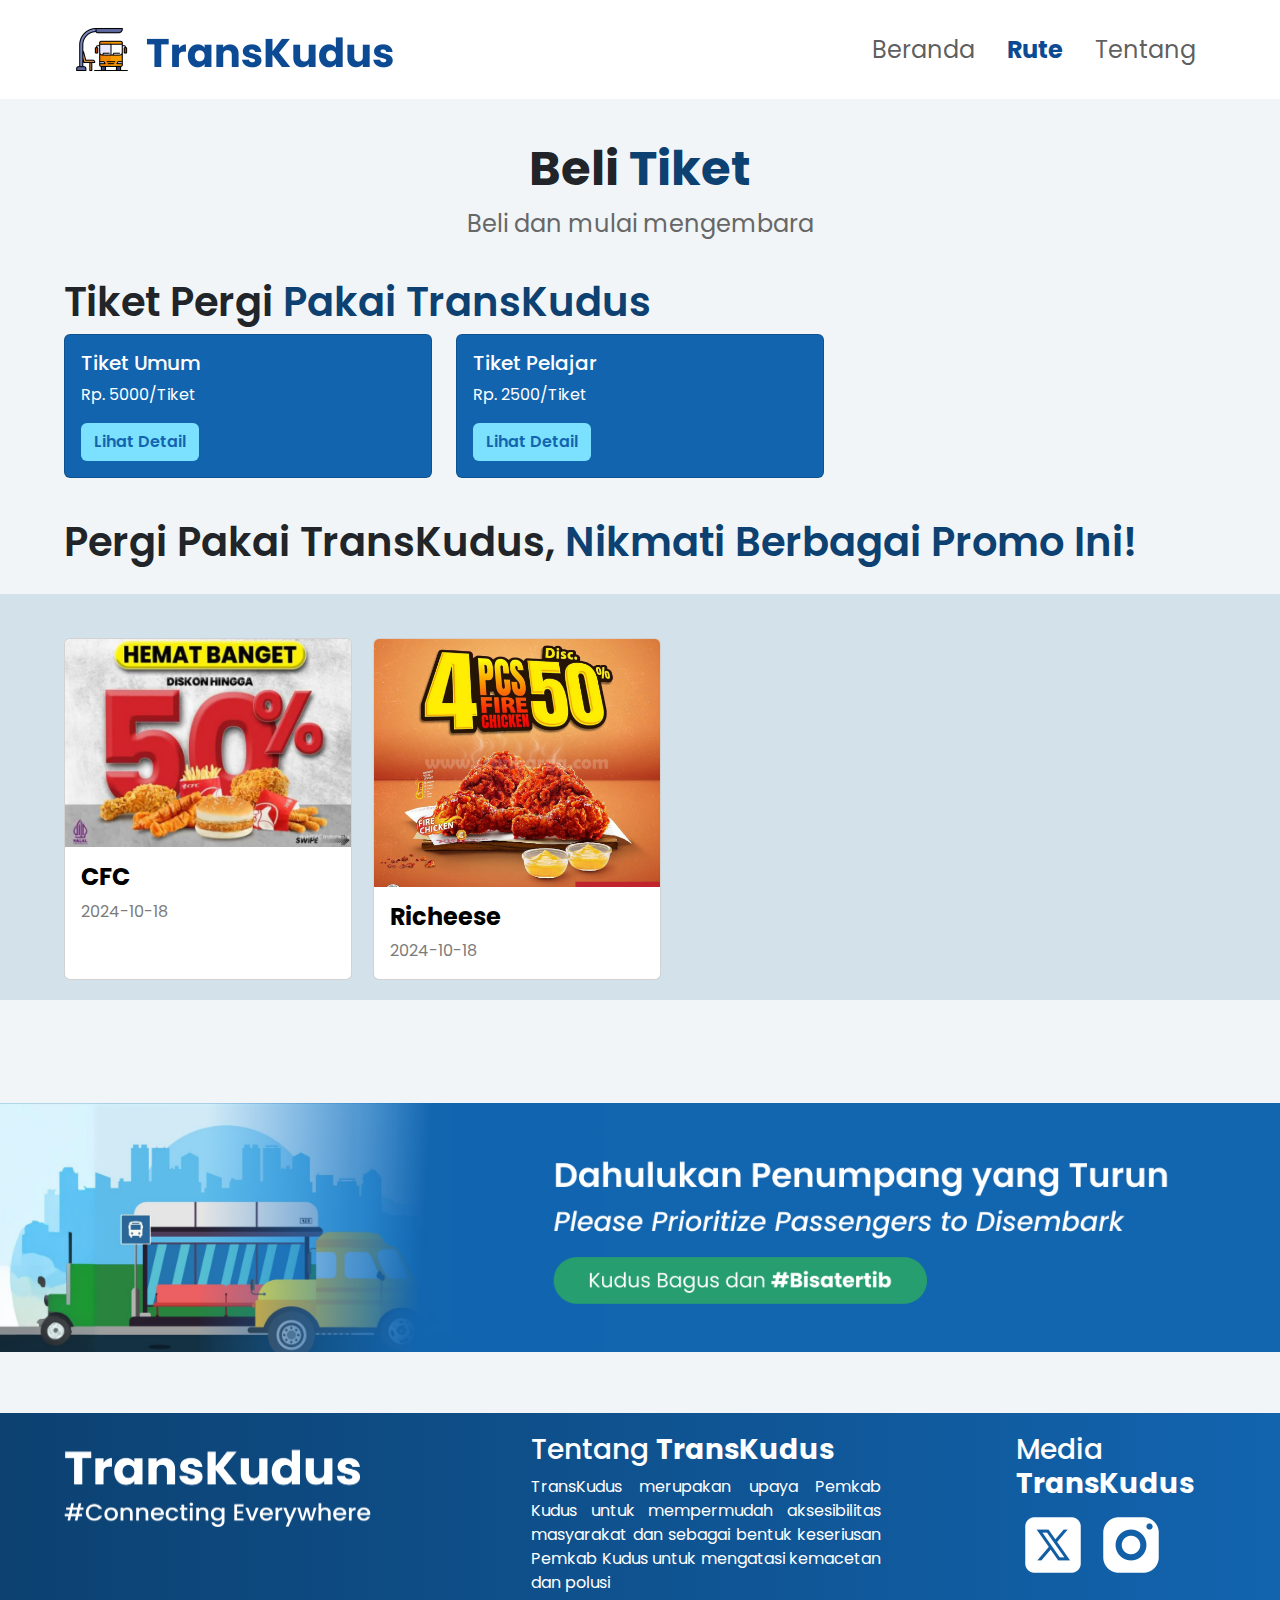
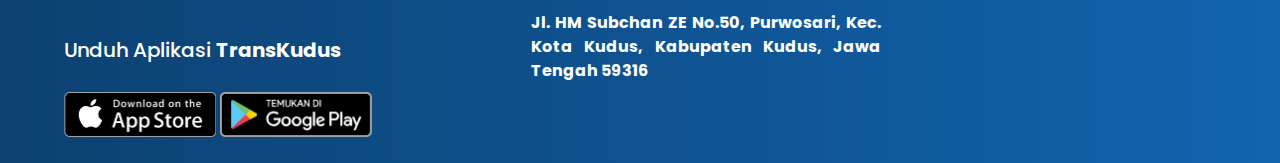
<file: beli_tiket.html>
<!doctype html>
<html lang="en">
  <head>
    <meta charset="utf-8">
    <meta name="viewport" content="width=device-width, initial-scale=1">
    <!-- link bootstrap -->
    <link href="https://cdn.jsdelivr.net/npm/bootstrap@5.3.3/dist/css/bootstrap.min.css" rel="stylesheet" integrity="sha384-QWTKZyjpPEjISv5WaRU9OFeRpok6YctnYmDr5pNlyT2bRjXh0JMhjY6hW+ALEwIH" crossorigin="anonymous">
    <!-- Link Google Fonts -->
    <link rel="preconnect" href="https://fonts.googleapis.com">
    <link rel="preconnect" href="https://fonts.gstatic.com" crossorigin>
    <link href="https://fonts.googleapis.com/css2?family=Poppins:ital,wght@0,100;0,200;0,300;0,400;0,500;0,600;0,700;0,800;0,900;1,100;1,200;1,300;1,400;1,500;1,600;1,700;1,800;1,900&display=swap" rel="stylesheet">
    <link rel="stylesheet" href="css/beli_tiket.css">
    <title>Welcome to TransKudus</title>
  </head>
  <body>
    <!-- Navigation bar -->
    <nav class="navbar navbar-expand-lg bg-white fixed-top">
        <div class="container-fluid d-flex justify-content-between align-items-center" style="margin: 15px 64px 15px 64px">
         <img src="assets/tk_logo.png" alt="logo" height="53px" width="328" class="me-2">
          <button class="navbar-toggler fs-6" type="button" data-bs-toggle="collapse" data-bs-target="#navbarNav" aria-controls="navbarNav" aria-expanded="false" aria-label="Toggle navigation">
            <span class="navbar-toggler-icon"></span>
          </button>
          <div class="collapse navbar-collapse" id="navbarNav">
            <ul class="navbar-nav ms-auto">
              <li class="nav-item me-3">
                <a class="nav-link" href="index.html">Beranda</a>
              </li>
              <li class="nav-item me-3">
                <a class="nav-link active" aria-current="page" style="color: #0C4A93;"href="rute.html"><b>Rute</b></a>
              </li>
              <li class="nav-item">
                <a class="nav-link" href="tentang.html">Tentang</a>
              </li>
            </ul>
          </div>
        </div>
      </nav>
    <!-- Contents -->
      <div class="header">
        <h3>Beli <span>Tiket</span></h3>
        <p>Beli dan mulai mengembara</p>
      </div>
      <div class="container_tickets">
        <h2>Tiket Pergi <span>Pakai TransKudus</span></h2>
        <!-- cards ticket -->
        <div class="row ticket">
            <div class="col-sm-4 mb-3 mb-sm-0">
              <div class="card">
                <div class="card-body">
                  <h5 class="card-title">Tiket Umum</h5>
                  <p class="card-text">Rp. 5000/Tiket</p>
                  <a href="#" class="btn btn-custom" data-bs-toggle="modal" data-bs-target="#detailModal1">Lihat Detail</a>
                </div>
              </div>
            <!-- Modal -->
            <div class="modal fade" id="detailModal1" tabindex="-1" aria-labelledby="detailModalLabel" aria-hidden="true">
                <div class="modal-dialog">
                <div class="modal-content">
                    <div class="modal-header">
                    <h5 class="modal-title" id="detailModalLabel">Detail Tiket Umum</h5>
                    <button type="button" class="btn-close" data-bs-dismiss="modal" aria-label="Close"></button>
                    </div>
                    <div class="modal-body">
                        <div class="head">
                            <img src="assets/modal_icon.png" alt="modal icon" width="70px" height="auto">
                            <div class="nama_tiket">
                                <h4>Tiket Umum</h4>
                                <p>Rp. 5000</p>
                            </div>
                        </div>
                        <ul>
                            <li>Tiket Umum digunakan untuk penumpang umum, sedangkan Tiket Pelajar hanya digunakan untuk penumpang pelajar.</li>
                            <li>Pembelian atau penggunaan Tiket Pelajar harus menunjukan Kartu Tanda Pelajar.</li>
                            <li>Tiket Non-Promo tidak ada masa berlakunya, sedangkan Tiket Promo ada masa berlakunya.</li>
                            <li>Tiket promo hanya dapat di beli dan digunakan hanya saat masa promo, jika tiket tidak digunakan setelah masa promo berakhir maka akan hangus.</li>
                            <li>Tiket yang sudah di beli tidak dapat dikembalikan (non-refundable).</li>
                        </ul>
                    </div>
                    <div class="modal-footer">
                    <button type="button" class="btn btn-secondary" data-bs-dismiss="modal">Tutup</button>
                    <a href="ketersediaan.html"><button type="button" class="btn btn-primary">Beli Tiket</button></a>
                    </div>
                </div>
                </div>
            </div>
            </div>
            <div class="col-sm-4">
              <div class="card">
                <div class="card-body">
                  <h5 class="card-title">Tiket Pelajar</h5>
                  <p class="card-text">Rp. 2500/Tiket</p>
                  <a href="#" class="btn btn-custom" data-bs-toggle="modal" data-bs-target="#detailModal2">Lihat Detail</a>
                </div>
              </div>
            </div>
            <!-- Modal -->
            <div class="modal fade" id="detailModal2" tabindex="-1" aria-labelledby="detailModalLabel" aria-hidden="true">
                <div class="modal-dialog">
                <div class="modal-content">
                    <div class="modal-header">
                    <h5 class="modal-title" id="detailModalLabel">Detail Tiket Umum</h5>
                    <button type="button" class="btn-close" data-bs-dismiss="modal" aria-label="Close"></button>
                    </div>
                    <div class="modal-body">
                        <div class="head">
                            <img src="assets/modal_icon.png" alt="modal icon" width="70px" height="auto">
                            <div class="nama_tiket">
                                <h4>Tiket Pelajar</h4>
                                <p>Rp. 2500</p>
                            </div>
                        </div>
                        <ul>
                            <li>Tiket Umum digunakan untuk penumpang umum, sedangkan Tiket Pelajar hanya digunakan untuk penumpang pelajar.</li>
                            <li>Pembelian atau penggunaan Tiket Pelajar harus menunjukan Kartu Tanda Pelajar.</li>
                            <li>Tiket Non-Promo tidak ada masa berlakunya, sedangkan Tiket Promo ada masa berlakunya.</li>
                            <li>Tiket promo hanya dapat di beli dan digunakan hanya saat masa promo, jika tiket tidak digunakan setelah masa promo berakhir maka akan hangus.</li>
                            <li>Tiket yang sudah di beli tidak dapat dikembalikan (non-refundable).</li>
                        </ul>
                    </div>
                    <div class="modal-footer">
                    <button type="button" class="btn btn-secondary" data-bs-dismiss="modal">Tutup</button>
                    <a href="#"><button type="button" class="btn btn-primary">Beli Tiket</button></a>
                    </div>
                </div>
                </div>
            </div>
          </div>
      </div>
      <!-- Promos -->
      <h2 class="h2-promo">Pergi Pakai TransKudus, <span>Nikmati Berbagai Promo Ini!</span></h2>
      <div class="promos">
        <div class="daftar_promo">
            <!-- CFC -->
            <div class="card mt-4" style="width: 18rem;">
                <img src="assets/image 12.png" class="card-img-top" alt="promo">
                <div class="card-body">
                <h4 style="color: black; font-weight: 700;">CFC</h4>
                <p class="card-text" style="color: #7b7b7b;">2024-10-18</p>
                </div>
            </div>
            <!-- Jenang -->
            <div class="card mt-4" style="width: 18rem;">
                <img src="assets/diskon 1.png" class="card-img-top" alt="promo jenang">
                <div class="card-body">
                <h4 style="color: black; font-weight: 700;">Richeese</h4>
                <p class="card-text" style="color: #7b7b7b;">2024-10-18</p>
                </div>
            </div>
        </div>
      </div>
      <img src="assets/slogan.png" alt="peringatan" class="peringatan img-fluid" style="margin-top: 103px;">

      <div class="footer" style="margin-top: 61px;">
        <div class="col1">
          <img src="assets/logo_footer.png" alt="logo footer" width="332px" height="94px">

          <div class="unduh">
            <h5>Unduh Aplikasi <b>TransKudus</b></h5>
          <div class="logo_download">
            <img src="assets/image 1.png" alt="download 1" style="height: 45px; width: auto;">
            <img src="assets/Group 1.png" alt="download 2" style="height: 45px; width: auto;">
          </div>
          </div>
          
        </div>
        <div class="col2">
          <h3>Tentang <b>TransKudus</b></h3>
          <p>TransKudus merupakan upaya Pemkab Kudus untuk mempermudah aksesibilitas masyarakat dan
             sebagai bentuk keseriusan Pemkab Kudus untuk mengatasi kemacetan dan polusi</p>
          <p><b>Jl. HM Subchan ZE No.50, Purwosari, Kec. Kota Kudus, Kabupaten Kudus, Jawa Tengah 59316</b></p>
        </div>
        <div class="col3">
          <h3>Media <b>TransKudus</b></h3>
          <div class="medsos">
            <img src="assets/TwitterX.png" alt="TwitterX" height="74px" width="auto">
            <img src="assets/Instagram.png" alt="Instagram" height="74px" width="auto">
          </div>
        </div>
      </div>
        <!-- Link ke JavaScript Bootstrap -->
        <script src="https://cdn.jsdelivr.net/npm/bootstrap@5.3.0/dist/js/bootstrap.bundle.min.js"></script>
  </body>
 
</html>
</file>
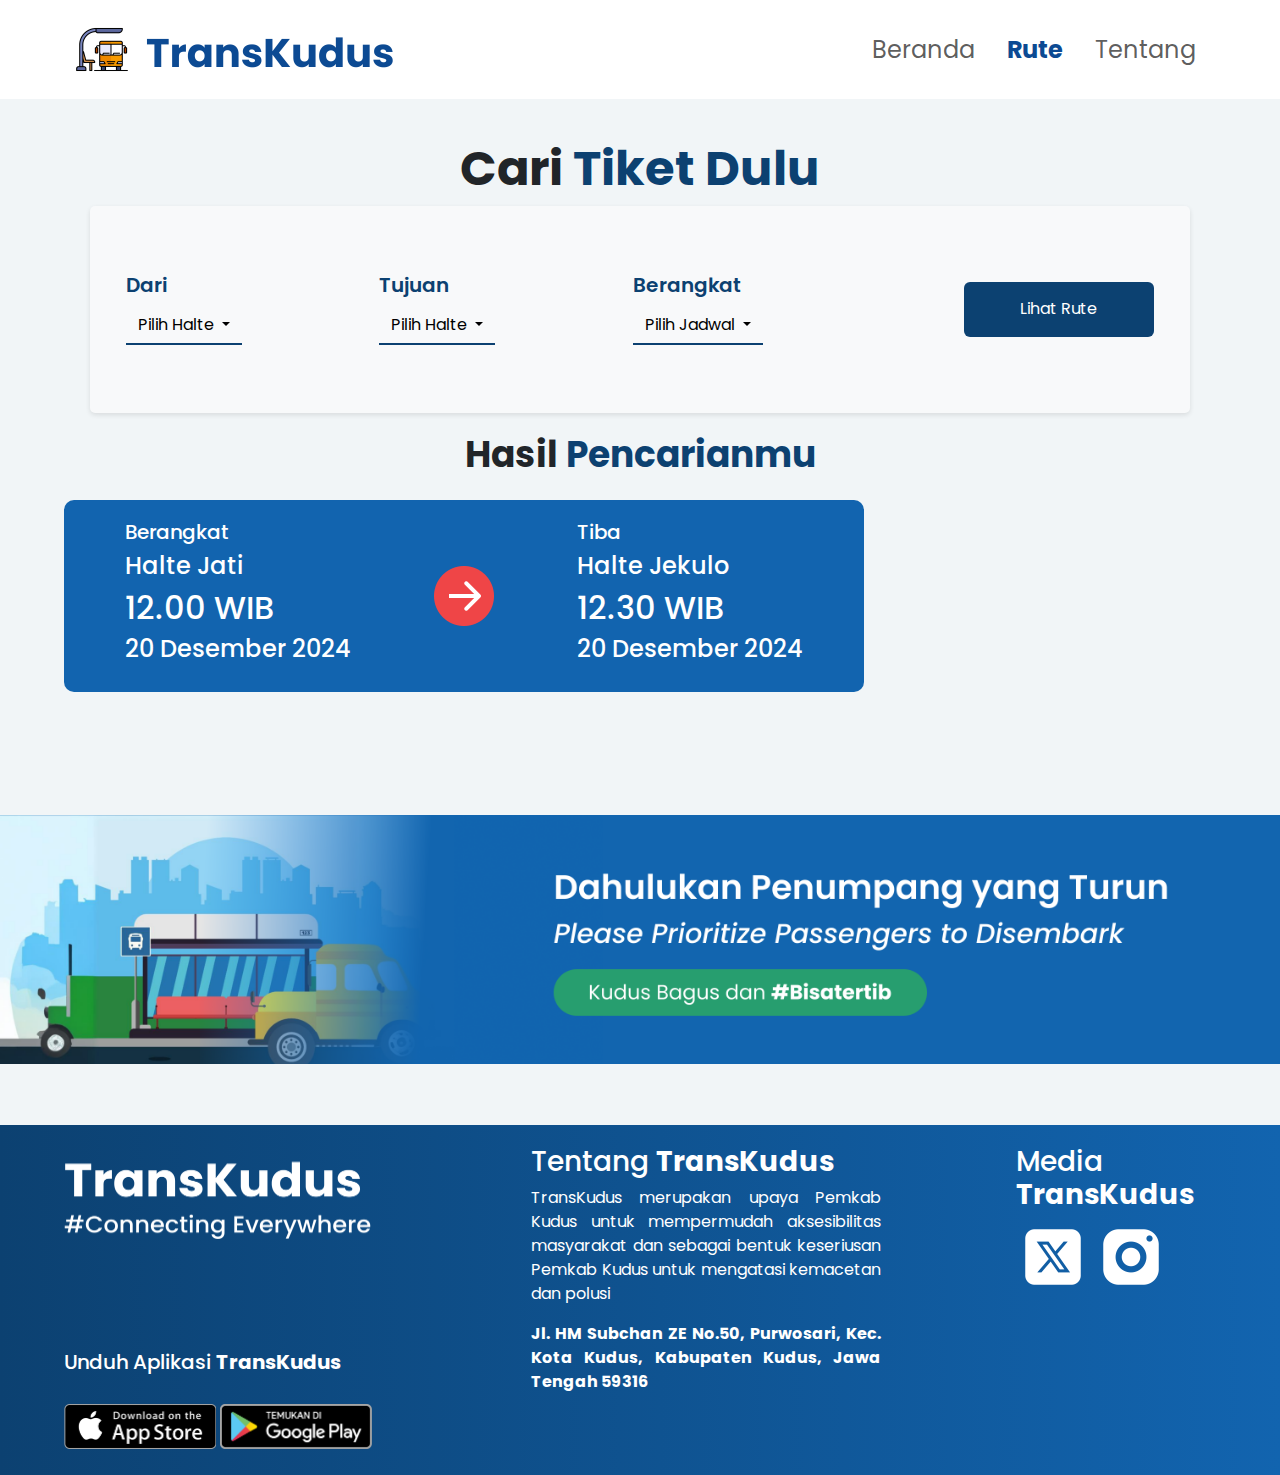
<file: ketersediaan.html>
<!doctype html>
<html lang="en">
  <head>
    <meta charset="utf-8">
    <meta name="viewport" content="width=device-width, initial-scale=1">
    <!-- link bootstrap -->
    <link href="https://cdn.jsdelivr.net/npm/bootstrap@5.3.3/dist/css/bootstrap.min.css" rel="stylesheet" integrity="sha384-QWTKZyjpPEjISv5WaRU9OFeRpok6YctnYmDr5pNlyT2bRjXh0JMhjY6hW+ALEwIH" crossorigin="anonymous">
    <!-- Link Google Fonts -->
    <link rel="preconnect" href="https://fonts.googleapis.com">
    <link rel="preconnect" href="https://fonts.gstatic.com" crossorigin>
    <link href="https://fonts.googleapis.com/css2?family=Poppins:ital,wght@0,100;0,200;0,300;0,400;0,500;0,600;0,700;0,800;0,900;1,100;1,200;1,300;1,400;1,500;1,600;1,700;1,800;1,900&display=swap" rel="stylesheet">
    <link rel="stylesheet" href="css/ketersediaan.css">
    <title>Welcome to TransKudus</title>
  </head>
  <body>
    <!-- Navigation bar -->
    <nav class="navbar navbar-expand-lg bg-white fixed-top">
        <div class="container-fluid d-flex justify-content-between align-items-center" style="margin: 15px 64px 15px 64px">
         <img src="assets/tk_logo.png" alt="logo" height="53px" width="328" class="me-2">
          <button class="navbar-toggler fs-6" type="button" data-bs-toggle="collapse" data-bs-target="#navbarNav" aria-controls="navbarNav" aria-expanded="false" aria-label="Toggle navigation">
            <span class="navbar-toggler-icon"></span>
          </button>
          <div class="collapse navbar-collapse" id="navbarNav">
            <ul class="navbar-nav ms-auto">
              <li class="nav-item me-3">
                <a class="nav-link" href="index.html">Beranda</a>
              </li>
              <li class="nav-item me-3">
                <a class="nav-link active" aria-current="page" style="color: #0C4A93;"href="rute.html"><b>Rute</b></a>
              </li>
              <li class="nav-item">
                <a class="nav-link" href="tentang.html">Tentang</a>
              </li>
            </ul>
          </div>
        </div>
      </nav>
    <!-- Contents -->
      <div class="header">
        <h3>Cari <span>Tiket Dulu</span></h3>
      </div>
    <!-- info rute -->
    <div class="infoRute" width="1384px">
        <div class="dari me-5">
          <h5>Dari</h5>
          <!-- dropdown -->
          <div class="dropdown">
            <a class="btn btn-secondary dropdown-toggle" href="#" role="button" data-bs-toggle="dropdown" aria-expanded="false">
              Pilih Halte
            </a>
            <ul class="dropdown-menu">
              <li><a class="dropdown-item" href="#">Halte Jati</a></li>
              <li><a class="dropdown-item" href="#">Halte Mejobo</a></li>
              <li><a class="dropdown-item" href="#">Halte Jekulo</a></li>
            </ul>
          </div>
        </div>
        <div class="tujuan me-5">
            <h5>Tujuan</h5>
            <!-- dropdown -->
            <div class="dropdown">
              <a class="btn btn-secondary dropdown-toggle" href="#" role="button" data-bs-toggle="dropdown" aria-expanded="false">
                Pilih Halte
              </a>
              <ul class="dropdown-menu">
                <li><a class="dropdown-item" href="#">Halte Jati</a></li>
                <li><a class="dropdown-item" href="#">Halte Mejobo</a></li>
                <li><a class="dropdown-item" href="#">Halte Jekulo</a></li>
              </ul>
            </div>
        </div>
        <div class="jadwal me-5">
            <h5>Berangkat</h5>
            <div class="dropdown"></div>
              <a class="btn btn-secondary dropdown-toggle" href="#" role="button" data-bs-toggle="dropdown" aria-expanded="false">
                Pilih Jadwal
              </a>
              <ul class="dropdown-menu">
                <li><a class="dropdown-item" href="#">Senin, 08:00</a></li> 
                <li><a class="dropdown-item" href="#">Selasa, 08:00</a></li>
                <li><a class="dropdown-item" href="#">Rabu, 08:00</a></li>
                <li><a class="dropdown-item" href="#">Kamis, 08:00</a></li>
                <li><a class="dropdown-item" href="#">Jumat, 08:00</a></li>
                <li><a class="dropdown-item" href="#">Sabtu, 08:00</a></li>
              </ul>
          </div>
          <button type="button" class="btn btn-custom">Lihat Rute</button>
        </div>
        <div class="hasil">
            <h3>Hasil <span>Pencarianmu</span></h3>
            <a href="pembayaran.html">
                <div class="kartu mt-4">
                    <div class="mangkat">
                        <h5>Berangkat</h5>
                        <h4>Halte Jati</h4>
                        <h2>12.00 WIB</h2>
                        <h4>20 Desember 2024</h4>
                    </div>
                    <img src="assets/arrow.png" alt="arrow" width="60px" height="60px">
                    <div class="balik">
                        <h5>Tiba</h5>
                        <h4>Halte Jekulo</h4>
                        <h2>12.30 WIB</h2>
                        <h4>20 Desember 2024</h4>
                    </div>
                </div>
            </a>
        </div>
    <img src="assets/slogan.png" alt="peringatan" class="peringatan img-fluid" style="margin-top: 103px;">   
    
            

      <div class="footer" style="margin-top: 61px;">
        <div class="col1">
          <img src="assets/logo_footer.png" alt="logo footer" width="332px" height="94px">

          <div class="unduh">
            <h5>Unduh Aplikasi <b>TransKudus</b></h5>
          <div class="logo_download">
            <img src="assets/image 1.png" alt="download 1" style="height: 45px; width: auto;">
            <img src="assets/Group 1.png" alt="download 2" style="height: 45px; width: auto;">
          </div>
          </div>
          
        </div>
        <div class="col2">
          <h3>Tentang <b>TransKudus</b></h3>
          <p>TransKudus merupakan upaya Pemkab Kudus untuk mempermudah aksesibilitas masyarakat dan
             sebagai bentuk keseriusan Pemkab Kudus untuk mengatasi kemacetan dan polusi</p>
          <p><b>Jl. HM Subchan ZE No.50, Purwosari, Kec. Kota Kudus, Kabupaten Kudus, Jawa Tengah 59316</b></p>
        </div>
        <div class="col3">
          <h3>Media <b>TransKudus</b></h3>
          <div class="medsos">
            <img src="assets/TwitterX.png" alt="TwitterX" height="74px" width="auto">
            <img src="assets/Instagram.png" alt="Instagram" height="74px" width="auto">
          </div>
        </div>
      </div>
        <!-- Link ke JavaScript Bootstrap -->
        <script src="https://cdn.jsdelivr.net/npm/bootstrap@5.3.0/dist/js/bootstrap.bundle.min.js"></script>
  </body>
 
</html>
</file>
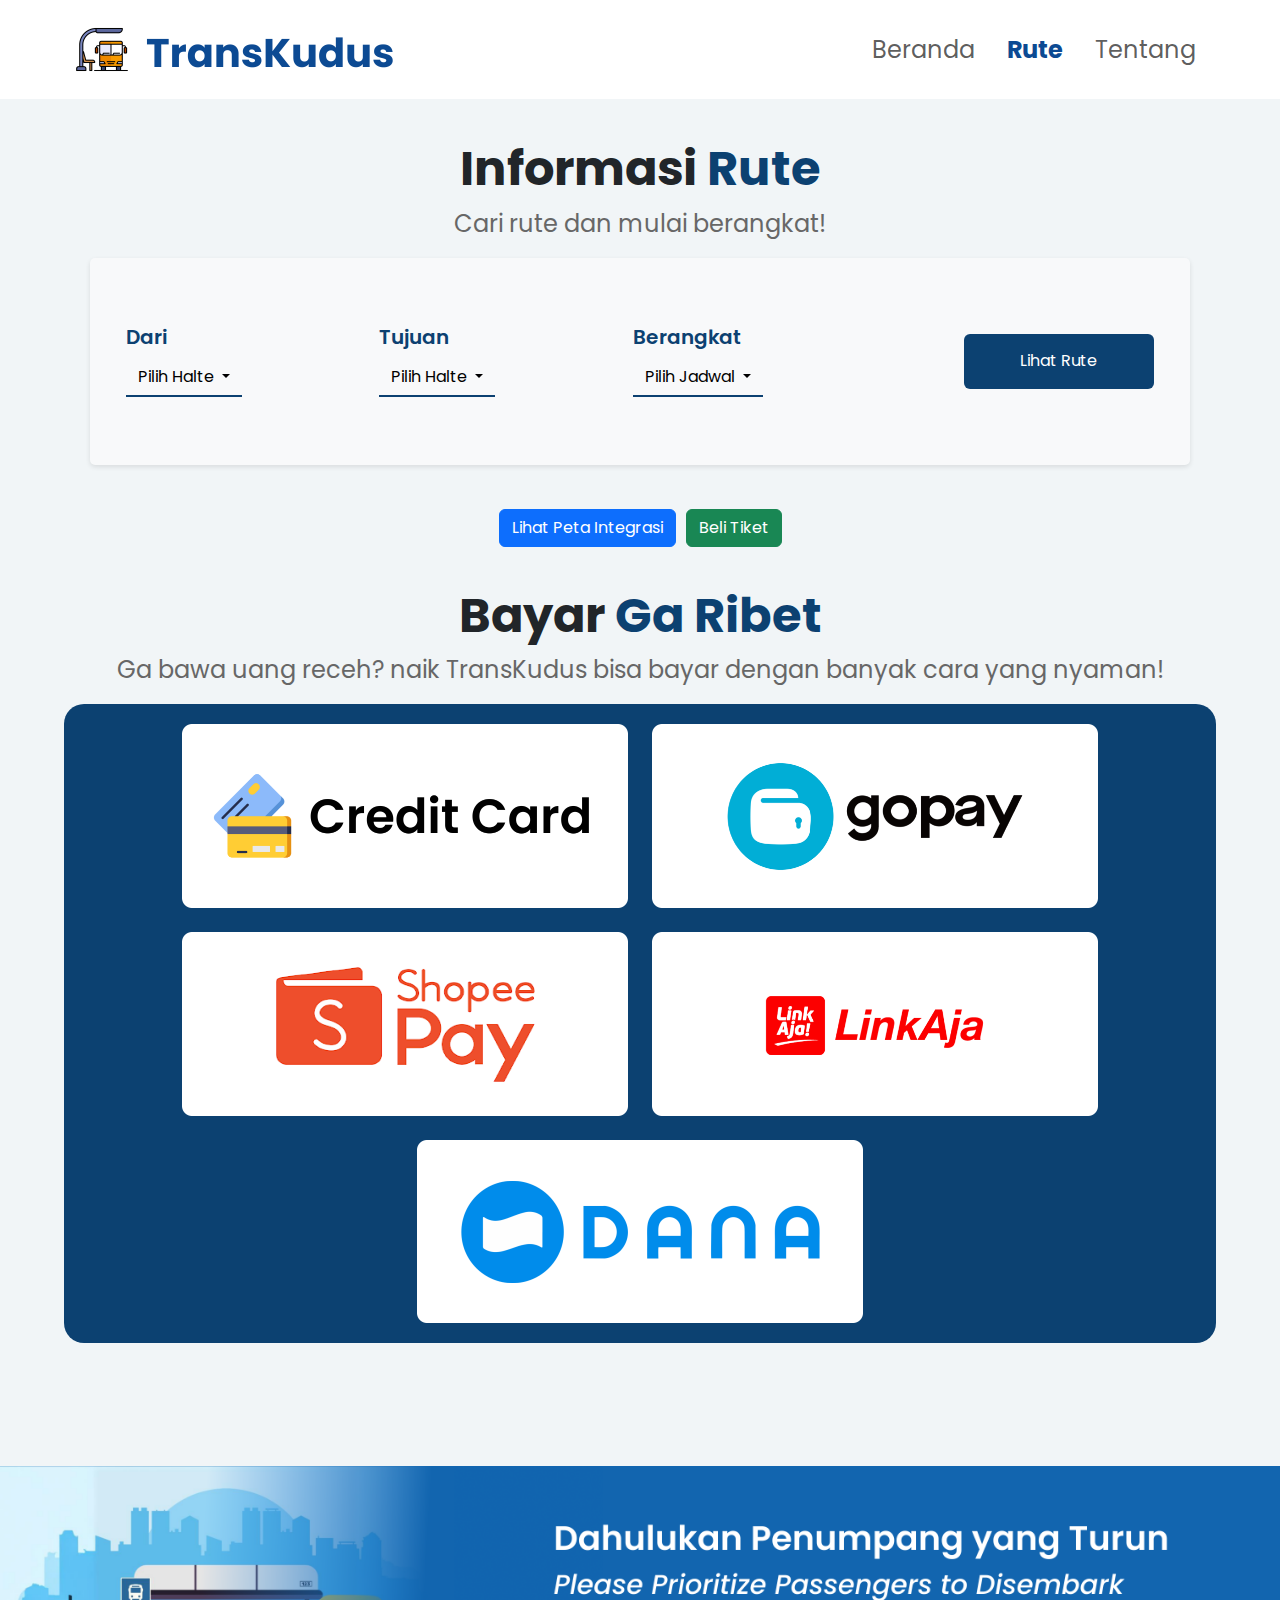
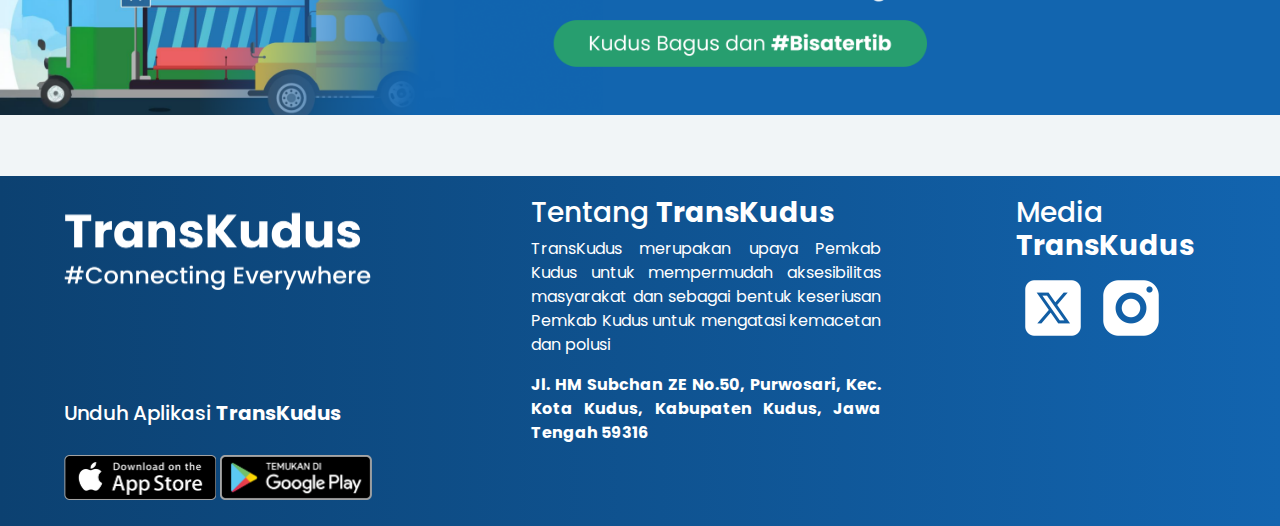
<file: rute.html>
<!doctype html>
<html lang="en">
  <head>
    <meta charset="utf-8">
    <meta name="viewport" content="width=device-width, initial-scale=1">
    <!-- link bootstrap -->
    <link href="https://cdn.jsdelivr.net/npm/bootstrap@5.3.3/dist/css/bootstrap.min.css" rel="stylesheet" integrity="sha384-QWTKZyjpPEjISv5WaRU9OFeRpok6YctnYmDr5pNlyT2bRjXh0JMhjY6hW+ALEwIH" crossorigin="anonymous">
    <!-- Link Google Fonts -->
    <link rel="preconnect" href="https://fonts.googleapis.com">
    <link rel="preconnect" href="https://fonts.gstatic.com" crossorigin>
    <link href="https://fonts.googleapis.com/css2?family=Poppins:ital,wght@0,100;0,200;0,300;0,400;0,500;0,600;0,700;0,800;0,900;1,100;1,200;1,300;1,400;1,500;1,600;1,700;1,800;1,900&display=swap" rel="stylesheet">
    <link rel="stylesheet" href="css/rute.css">
    <title>Welcome to TransKudus</title>
  </head>
  <body>
    <!-- Navigation bar -->
    <nav class="navbar navbar-expand-lg bg-white fixed-top">
        <div class="container-fluid d-flex justify-content-between align-items-center" style="margin: 15px 64px 15px 64px">
         <img src="assets/tk_logo.png" alt="logo" height="53px" width="328" class="me-2">
          <button class="navbar-toggler fs-6" type="button" data-bs-toggle="collapse" data-bs-target="#navbarNav" aria-controls="navbarNav" aria-expanded="false" aria-label="Toggle navigation">
            <span class="navbar-toggler-icon"></span>
          </button>
          <div class="collapse navbar-collapse" id="navbarNav">
            <ul class="navbar-nav ms-auto">
              <li class="nav-item me-3">
                <a class="nav-link" href="index.html">Beranda</a>
              </li>
              <li class="nav-item me-3">
                <a class="nav-link active" aria-current="page" style="color: #0C4A93;"href="rute.html"><b>Rute</b></a>
              </li>
              <li class="nav-item">
                <a class="nav-link" href="tentang.html">Tentang</a>
              </li>
            </ul>
          </div>
        </div>
      </nav>
    <!-- Contents -->
     <!-- header informasi rute -->
      <div class="header">
        <h3>Informasi <span>Rute</span></h3>
        <p>Cari rute dan mulai berangkat!</p>
      </div>
      <!-- info rute -->
      <div class="infoRute" width="1384px">
        <div class="dari me-5">
          <h5>Dari</h5>
          <!-- dropdown -->
          <div class="dropdown">
            <a class="btn btn-secondary dropdown-toggle" href="#" role="button" data-bs-toggle="dropdown" aria-expanded="false">
              Pilih Halte
            </a>
            <ul class="dropdown-menu">
              <li><a class="dropdown-item" href="#">Halte Jati</a></li>
              <li><a class="dropdown-item" href="#">Halte Mejobo</a></li>
              <li><a class="dropdown-item" href="#">Halte Jekulo</a></li>
            </ul>
          </div>
        </div>

        <div class="tujuan me-5">
          <h5>Tujuan</h5>
          <!-- dropdown -->
          <div class="dropdown">
            <a class="btn btn-secondary dropdown-toggle" href="#" role="button" data-bs-toggle="dropdown" aria-expanded="false">
              Pilih Halte
            </a>
            <ul class="dropdown-menu">
              <li><a class="dropdown-item" href="#">Halte Jati</a></li>
              <li><a class="dropdown-item" href="#">Halte Mejobo</a></li>
              <li><a class="dropdown-item" href="#">Halte Jekulo</a></li>
            </ul>
          </div>
        </div>

        <div class="jadwal me-5">
          <h5>Berangkat</h5>
          <div class="dropdown"></div>
            <a class="btn btn-secondary dropdown-toggle" href="#" role="button" data-bs-toggle="dropdown" aria-expanded="false">
              Pilih Jadwal
            </a>
            <ul class="dropdown-menu">
              <li><a class="dropdown-item" href="#">Senin, 08:00</a></li> 
              <li><a class="dropdown-item" href="#">Selasa, 08:00</a></li>
              <li><a class="dropdown-item" href="#">Rabu, 08:00</a></li>
              <li><a class="dropdown-item" href="#">Kamis, 08:00</a></li>
              <li><a class="dropdown-item" href="#">Jumat, 08:00</a></li>
              <li><a class="dropdown-item" href="#">Sabtu, 08:00</a></li>
            </ul>
        </div>
        <button type="button" class="btn btn-custom">Lihat Rute</button>
      </div>
      <!-- buttons -->
      <div class="buttons mt-4">
        <button type="button" class="btn btn-primary">Lihat Peta Integrasi</button>
        <a href="beli_tiket.html"> <button type="button" class="btn btn-success">Beli Tiket</button></a>
       </div>
      <!-- Payment menthod -->
       <div class="payment">
        <h3>Bayar <span>Ga Ribet</span></h3>
        <p>Ga bawa uang receh? naik TransKudus bisa bayar dengan banyak cara yang nyaman!</p>
        <div class="method">
          <img src="assets/cc.png" alt="credit card" width="446px" height="auto">
          <img src="assets/gopay.png" alt="gopay" width="446px" height="auto">
          <img src="assets/spay.png" alt="shopee pay" width="446px" height="auto">
          <img src="assets/linkaja.png" alt="link aja" width="446px" height="auto">
          <img src="assets/dana.png" alt="dama" width="446px" height="auto">
        </div>
       </div>
      <img src="assets/slogan.png" alt="peringatan" class="peringatan img-fluid" style="margin-top: 103px;">

      <div class="footer" style="margin-top: 61px;">
        <div class="col1">
          <img src="assets/logo_footer.png" alt="logo footer" width="332px" height="94px">

          <div class="unduh">
            <h5>Unduh Aplikasi <b>TransKudus</b></h5>
          <div class="logo_download">
            <img src="assets/image 1.png" alt="download 1" style="height: 45px; width: auto;">
            <img src="assets/Group 1.png" alt="download 2" style="height: 45px; width: auto;">
          </div>
          </div>
          
        </div>
        <div class="col2">
          <h3>Tentang <b>TransKudus</b></h3>
          <p>TransKudus merupakan upaya Pemkab Kudus untuk mempermudah aksesibilitas masyarakat dan
             sebagai bentuk keseriusan Pemkab Kudus untuk mengatasi kemacetan dan polusi</p>
          <p><b>Jl. HM Subchan ZE No.50, Purwosari, Kec. Kota Kudus, Kabupaten Kudus, Jawa Tengah 59316</b></p>
        </div>
        <div class="col3">
          <h3>Media <b>TransKudus</b></h3>
          <div class="medsos">
            <img src="assets/TwitterX.png" alt="TwitterX" height="74px" width="auto">
            <img src="assets/Instagram.png" alt="Instagram" height="74px" width="auto">
          </div>
        </div>
      </div>
        <!-- Link ke JavaScript Bootstrap -->
        <script src="https://cdn.jsdelivr.net/npm/bootstrap@5.3.0/dist/js/bootstrap.bundle.min.js"></script>
  </body>
 
</html>
</file>
<file: css/beli_tiket.css>
body{
    background-color: #F1F5F7;
    font-family: 'Poppins', 'Sans-serif';
}
nav{
    font-size: 24px;
}
/* body*/
.header{
    padding-top: 80px;
    text-align: center;
    margin-top: 60px;
}
.header h3{
    font-size: 48px;
    font-weight: 700;
}
.header h3 span{
    color: #0C4171;
}
.header p{
    font-size: 24px;
    font-weight: 400px;
    color: #676767;
}
/* Tiket */
.container_tickets{
    padding: 20px 64px;
}
.container_tickets h2{
    font-size: 40px;
    font-weight: 600;
}
.container_tickets h2 span{
    color: #0C4171;
}
/* card tiket */
.card{
    background-color: #1264AF;
    color: #Fff;
}
.card .btn-custom{
    background-color: #7CE1FF;
    color:  #1264AF;
    font-weight: 600;
}
.modal-body{
    padding: 10px 30px;
}
.modal-body .head{
    display: flex;
    border: 2px solid #000;
    border-radius: 8px;
    gap: 25px;
    align-items: center;
    padding: 10px;
}
.modal-body .head .nama_tiket{
    align-items: center;
}
.modal-body .head .nama_tiket h4{
    font-size: 20px;
    font-weight: 600;
}
.modal-body .head .nama_tiket p{
    font-size: 16px;
    font-weight: 500;
}
.modal-body ul{
    padding-top: 10px;
    font-size: 16px;
    color: #5D5D5D;
    text-align: justify;
}
/* promos */
.h2-promo{
    padding: 20px 64px;
    font-size: 40px;
    font-weight: 600;
}
.h2-promo span{
    color: #0C4171;
}
.promos{
    padding: 20px 64px;
    background-color: #D3E2EA;
}
.promos .daftar_promo{
    display: flex;
    gap: 21px;
}
.promos .daftar_promo .card{
    background-color: #Fff;
}
/* Footer */
.footer{
    display: flex;
    background: linear-gradient(to right, #0C4171, #1264AF); 
    padding: 20px 64px; 
    color: white;
    width: 100%;
    height: 350px;
    align-items: flex-start;
}

.footer .col1 .unduh{
    margin-top: 111px;
}
.footer .col1 .unduh .logo_download{
    margin-top: 30px;
}

.footer .col2{
    margin-left: 135px;
    max-width: 350px;
}
.footer .col2 h3{
    font-size: 32;
}
.footer .col2 p{
    font-size: 16px;
    text-align: justify;
}

.footer .col3{
    margin-left: 135px;
    max-width: 350px;
}
@media (min-width: 768px) and (max-width: 1024px){
    nav{
        width: 100%;
        font-size: 20px;
    }
    /* body*/
    .header{
        padding-top: 80px;
        text-align: center;
        margin-top: 60px;
    }
    .header h3{
        font-size: 36px;
        font-weight: 600;
    }
    .header p{
        font-size: 20px;
        font-weight: 400px;
        color: #676767;
    }
    .container_tickets h2{
        font-size: 24px;
    }
    .container_tickets .card h5{
        font-size: 20px;
    }
    .container_tickets .card p{
        font-size: 18px;
    }
    .container_tickets .card .btn-class{
        font-size: 14px;
    }
    .h2-promo{
        font-size: 24px;
    }
    /* Footer */
.footer{
    display: grid;
    grid-row: 2;
    background: linear-gradient(to right, #0C4171, #1264AF); 
    padding: 20px 64px; 
    color: white;
    /* max-width: 768px; */
    width: 100%;
    height: auto;
    align-items: flex-start;
}
    .footer .col1{
        margin: 0px 32px;
    }
    .footer .col1 img{
        max-width: 256px;
        width: 100%;
        height: auto;
    }
    .footer .col1 .unduh{
        margin-top: 111px;
    }
    .footer .col1 .unduh h5{
        font-size: 24px;
    }
    .footer .col1 .unduh .logo_download{
        margin-top: 27px;
    }

    .footer .col2{
        margin: 20px 32px;
        max-width: 350px;
    }
    .footer .col2 h3{
        font-size: 32;
    }
    .footer .col2 p{
        font-size: 16px;
        text-align: justify;
    }

    .footer .col3{
        margin: 20px 32px;
        max-width: 350px;
    }
    .footer .col3 img{
        width: 47px;
        height: auto;
    }
}
@media (min-width: 320px) and (max-width: 428px){
     /* Navigation bar */
     nav{
        width: 100%;
        font-size: 14px;
    }
    nav img{
        align-items: start;
        width: 100%;
        max-width: 200px;
        height: auto;
        margin-left: 0px;
    }
     /* body*/
     .header{
        text-align: center;
        margin-top: 32px;
    }
    .header h3{
        font-size: 20px;
        font-weight: 700;
    }
    .header h3 span{
        color: #0C4171;
    }
    .header p{
        font-size: 12px;
        font-weight: 400px;
        color: #676767;
    }
    .container_tickets h2{
        font-size: 20px;
    }
    .h2-promo{
        font-size: 20px;
    }
    .promos{
        display: block;
    }
    /* Footer */
    .footer{
        display: block;
        grid-row: 2;
        background: linear-gradient(to right, #0C4171, #1264AF); 
        padding: 20px 24px; 
        color: white;
        max-width: 768px;
        width: 100%;
        height: auto;
        align-items: flex-start;
    }
    .footer .col1 img{
        max-width: 256px;
        width: 100%;
        height: auto;
    }
    .footer .col1 .unduh{
        margin-top: 111px;
    }
    .footer .col1 .unduh h5{
        font-size: 24px;
    }
    .footer .col1 .unduh .logo_download{
        margin-top: 27px;
    }

    .footer .col2{
        margin: 20px 0px;
        max-width: 350px;
    }
    .footer .col2 h3{
        font-size: 32;
    }
    .footer .col2 p{
        font-size: 16px;
        text-align: justify;
    }

    .footer .col3{
        margin-left: 0px;
        max-width: 350px;
    }
}
</file>
<file: css/ketersediaan.css>
body{
    background-color: #F1F5F7;
    font-family: 'Poppins', 'Sans-serif';
}
nav{
    font-size: 24px;
}
/* body*/
.header{
    padding-top: 80px;
    text-align: center;
    margin-top: 60px;
}
.header h3{
    font-size: 48px;
    font-weight: 700;
}
.header h3 span{
    color: #0C4171;
}
/* Informasi Rute */
.infoRute {
    display: flex;
    max-width: 1100px;
    width: 100%; /* Memungkinkan elemen menggunakan lebar penuh hingga batas maksimal */
    height: 207px;
    margin: 0 auto;
    padding: 20px 36px;
    background-color: #f8f9fa; 
    border-radius: 5px; 
    box-shadow: 0 2px 5px rgba(0, 0, 0, 0.1); 
    row-gap: 10px;
    align-items: center;
}

.dari, .tujuan, .jadwal {
    margin-right: 5px;
    flex: 1; 

}
.infoRute h5 {
    font-size: 1.25rem; /* Ukuran font untuk judul */
    font-weight: 600;
    color: #0C4171; /* Warna teks judul */
    margin-bottom: 10px; /* Jarak bawah judul */
}

.dropdown {
    position: relative; /* Posisi relatif untuk dropdown */
}
.dropdown-toggle{
    background-color: transparent;
    color: #000;
    border-radius: 0px;
    border:none;
    border-bottom: 2px solid #0C4171;
}
.dropdown-toggle:hover{
    background-color: #0C4171;
}
.dropdown-toggle:focus{
    background-color: #0C4171;
}

.infoRute .btn-custom{
    margin-left: 78px;
    width: 190px;
    height: 55px;
    background-color: #0C4171;
    color: #ffffff;
}
.hasil{
    padding: 20px 64px;
}
.hasil h3{
    text-align: center;
    font-size: 36px;
    font-weight: 700;
}
.hasil h3 span{
    color: #0C4171;
}
.hasil .kartu{
    display: flex;
    justify-content: space-around;
    align-items:center ;
    background-color: #1264AF;
    max-width: 800px;
    padding: 20px;
    border-radius: 10px;
    color: #ffffff;
}
.hasil a{
    text-decoration: none;
}
/* Footer */
.footer{
    display: flex;
    background: linear-gradient(to right, #0C4171, #1264AF); 
    padding: 20px 64px; 
    color: white;
    width: 100%;
    height: 350px;
    align-items: flex-start;
}

.footer .col1 .unduh{
    margin-top: 111px;
}
.footer .col1 .unduh .logo_download{
    margin-top: 30px;
}

.footer .col2{
    margin-left: 135px;
    max-width: 350px;
}
.footer .col2 h3{
    font-size: 32;
}
.footer .col2 p{
    font-size: 16px;
    text-align: justify;
}

.footer .col3{
    margin-left: 135px;
    max-width: 350px;
}

/* Responsive tab */
@media (min-width: 768px) and (max-width: 1024px){
    nav{
        width: 100%;
        font-size: 20px;
    }
    /* body*/
    .header{
        padding-top: 80px;
        text-align: center;
        margin-top: 60px;
    }
    .header h3{
        font-size: 36px;
        font-weight: 600;
    }
    /* Informasi Rute */
    .infoRute {
        display: flex;
        flex-wrap: wrap;
        max-width: 768px;
        width: 100%; /* Memungkinkan elemen menggunakan lebar penuh hingga batas maksimal */
        height: 207px;
        background-color: #f8f9fa; 
        border-radius: 5px; 
        box-shadow: 0 2px 5px rgba(0, 0, 0, 0.1); 
        row-gap: 10px;
        align-items: center;
        /* margin: 0px 32px; */
    }

    .dari, .tujuan, .jadwal {
        margin-left: 35px;
        justify-content: center;

    }
    .infoRute h5 {
        font-size: 1.5rem; /* Ukuran font untuk judul */
        font-weight: 600;
        color: #0C4171; /* Warna teks judul */
        margin-bottom: 10px; /* Jarak bawah judul */
    }

    .dropdown {
        position: relative; /* Posisi relatif untuk dropdown */
    }
    .dropdown-toggle{
        background-color: transparent;
        color: #000;
        border-radius: 0px;
        border:none;
        border-bottom: 2px solid #0C4171;
    }
    .dropdown-toggle:hover{
        background-color: #0C4171;
    }
    .dropdown-toggle:focus{
        background-color: #0C4171;
    }

    .infoRute .btn-custom{
        margin-left: 0px;
        margin-right: 30px;
        width: 100%;
        height: 55px;
        background-color: #0C4171;
        color: #ffffff;
        justify-content: center;
        font-size: 20px;
    }
    .hasil h3{
        font-size: 36px;
        font-weight: 600;
    }
    .hasil .kartu{
        width: 100%;
        max-width: 1200px;
    }
    /* Footer */
    .footer{
        display: grid;
        grid-row: 2;
        background: linear-gradient(to right, #0C4171, #1264AF); 
        padding: 20px 64px; 
        color: white;
        width: 100%;
        height: auto;
        align-items: flex-start;
    }
    .footer .col1{
        margin: 0px 32px;
    }
    .footer .col1 img{
        max-width: 256px;
        width: 100%;
        height: auto;
    }
    .footer .col1 .unduh{
        margin-top: 111px;
    }
    .footer .col1 .unduh h5{
        font-size: 24px;
    }
    .footer .col1 .unduh .logo_download{
        margin-top: 27px;
    }

    .footer .col2{
        margin: 20px 32px;
        max-width: 350px;
    }
    .footer .col2 h3{
        font-size: 32;
    }
    .footer .col2 p{
        font-size: 16px;
        text-align: justify;
    }

    .footer .col3{
        margin: 20px 32px;
        max-width: 350px;
    }
    .footer .col3 img{
        width: 47px;
        height: auto;
    }
}
/* Responsive mobile */
@media (min-width: 320px) and (max-width: 428px){
    nav{
        width: 100%;
        font-size: 14px;
    }
    nav img{
        align-items: start;
        width: 100%;
        max-width: 200px;
        height: auto;
        margin-left: 0px;
    }
    /* body*/
    .header{
        padding-top: 80px;
        text-align: center;
        margin-top: 60px;
    }
    .header h3{
        font-size: 32px;
        font-weight: 600;
    }
    /* Informasi Rute */
    .infoRute {
        display: block;
        max-width: 428px;
        width: 100%; /* Memungkinkan elemen menggunakan lebar penuh hingga batas maksimal */
        height: auto;
        padding: 20px;
        background-color: #f8f9fa; 
        border-radius: 5px; 
        box-shadow: 0 2px 5px rgba(0, 0, 0, 0.1); 
        column-gap: 18px;
        align-items: center;
    }

    .dari, .tujuan, .jadwal {
        margin: 18px 24px;
        flex: 11; 
        gap: 78;

    }
    .infoRute h5 {
        font-size: 16px; /* Ukuran font untuk judul */
        font-weight: 600;
        color: #0C4171; /* Warna teks judul */
        margin-bottom: 10px; /* Jarak bawah judul */
    }

    .dropdown {
        position: relative; /* Posisi relatif untuk dropdown */
    }
    .dropdown-toggle{
        text-align: start;
        background-color: transparent;
        width: 350px;
        color: #000;
        border-radius: 0px;
        border:none;
        border-bottom: 2px solid #0C4171;
    }
    .dropdown-toggle:hover{
        background-color: #0C4171;
    }
    .dropdown-toggle:focus{
        background-color: #0C4171;
    }

    .infoRute .btn-custom{
        margin-top: 18px;
        margin-left: 2px;
        width:100%;
        height: 38px;
        background-color: #0C4171;
        color: #ffffff;
    }
    .hasil h3{
        font-size: 28px;
        font-weight: 600;
        justify-content: center;
    }
    .hasil .kartu{
        display: block;
        padding: 10px;
        border-radius: 5px;
        width: 100%;
    }
    .hasil .kartu .mangkat{
        margin-bottom: 20px;
    }
    .hasil .kartu .balik{
        margin-top: 20px;
    }
    .hasil .kartu img{
        width: 30px;
        height: auto;
    }
    .hasil .kartu  h5{
        font-size: 16px;
    }
    .hasil .kartu h4{
        font-size: 20px;
    }
    .hasil .kartu h2{
        font-size: 24px;
    }
     /* Footer */
     .footer{
        display: block;
        grid-row: 2;
        background: linear-gradient(to right, #0C4171, #1264AF); 
        padding: 20px 24px; 
        color: white;
        max-width: 768px;
        width: 100%;
        height: auto;
        align-items: flex-start;
    }
    .footer .col1 img{
        max-width: 256px;
        width: 100%;
        height: auto;
    }
    .footer .col1 .unduh{
        margin-top: 111px;
    }
    .footer .col1 .unduh h5{
        font-size: 24px;
    }
    .footer .col1 .unduh .logo_download{
        margin-top: 27px;
    }

    .footer .col2{
        margin: 20px 0px;
        max-width: 350px;
    }
    .footer .col2 h3{
        font-size: 32;
    }
    .footer .col2 p{
        font-size: 16px;
        text-align: justify;
    }

    .footer .col3{
        margin-left: 0px;
        max-width: 350px;
    }
    
}
</file>
<file: css/rute.css>
body{
    background-color: #F1F5F7;
    font-family: 'Poppins', 'Sans-serif';
}
nav{
    font-size: 24px;
}
/* body*/
.header{
    padding-top: 80px;
    text-align: center;
    margin-top: 60px;
}
.header h3{
    font-size: 48px;
    font-weight: 700;
}
.header h3 span{
    color: #0C4171;
}
.header p{
    font-size: 24px;
    font-weight: 400px;
    color: #676767;
}
/* Informasi Rute */
.infoRute {
    display: flex;
    max-width: 1100px;
    width: 100%; /* Memungkinkan elemen menggunakan lebar penuh hingga batas maksimal */
    height: 207px;
    margin: 0 auto;
    padding: 20px 36px;
    background-color: #f8f9fa; 
    border-radius: 5px; 
    box-shadow: 0 2px 5px rgba(0, 0, 0, 0.1); 
    row-gap: 10px;
    align-items: center;
}

.dari, .tujuan, .jadwal {
    margin-right: 5px;
    flex: 1; 

}
.infoRute h5 {
    font-size: 1.25rem; /* Ukuran font untuk judul */
    font-weight: 600;
    color: #0C4171; /* Warna teks judul */
    margin-bottom: 10px; /* Jarak bawah judul */
}

.dropdown {
    position: relative; /* Posisi relatif untuk dropdown */
}
.dropdown-toggle{
    background-color: transparent;
    color: #000;
    border-radius: 0px;
    border:none;
    border-bottom: 2px solid #0C4171;
}
.dropdown-toggle:hover{
    background-color: #0C4171;
}
.dropdown-toggle:focus{
    background-color: #0C4171;
}

.infoRute .btn-custom{
    margin-left: 78px;
    width: 190px;
    height: 55px;
    background-color: #0C4171;
    color: #ffffff;
}
.buttons{
    display: flex;
    padding: 20px 64px;
    justify-content: center;
    gap: 10px;
}
/* Payment */
.payment{
    padding: 20px 64px;
    justify-content: center;
    text-align: center;
}
.payment h3{
    font-size: 48px;
    font-weight: 700;
}
.payment h3 span{
    color: #0C4171;
}
.payment p{
    font-size: 24px;
    font-weight: 400px;
    color: #676767;
}
/* payment method */
.payment .method{
    background-color: #0C4171;
    border-radius: 20px;
    padding: 20px;
    max-width: fit-content;
    display: flex;
    flex-wrap: wrap;
    justify-content: center;
    gap: 24px;
}
/* Footer */
.footer{
    display: flex;
    background: linear-gradient(to right, #0C4171, #1264AF); 
    padding: 20px 64px; 
    color: white;
    width: 100%;
    height: 350px;
    align-items: flex-start;
}

.footer .col1 .unduh{
    margin-top: 111px;
}
.footer .col1 .unduh .logo_download{
    margin-top: 30px;
}

.footer .col2{
    margin-left: 135px;
    max-width: 350px;
}
.footer .col2 h3{
    font-size: 32;
}
.footer .col2 p{
    font-size: 16px;
    text-align: justify;
}

.footer .col3{
    margin-left: 135px;
    max-width: 350px;
}

/* Responsive tab */
@media (min-width: 768px) and (max-width: 1024px){
    nav{
        width: 100%;
        font-size: 20px;
    }
    /* body*/
    .header{
        padding-top: 80px;
        text-align: center;
        margin-top: 60px;
    }
    .header h3{
        font-size: 36px;
        font-weight: 600;
    }
    .header p{
        font-size: 20px;
        font-weight: 400px;
        color: #676767;
    }
    /* Informasi Rute */
    .infoRute {
        display: flex;
        flex-wrap: wrap;
        max-width: 768px;
        width: 100%; /* Memungkinkan elemen menggunakan lebar penuh hingga batas maksimal */
        height: 207px;
        background-color: #f8f9fa; 
        border-radius: 5px; 
        box-shadow: 0 2px 5px rgba(0, 0, 0, 0.1); 
        row-gap: 10px;
        align-items: center;
        /* margin: 0px 32px; */
    }

    .dari, .tujuan, .jadwal {
        margin-left: 35px;
        justify-content: center;

    }
    .infoRute h5 {
        font-size: 1.5rem; /* Ukuran font untuk judul */
        font-weight: 600;
        color: #0C4171; /* Warna teks judul */
        margin-bottom: 10px; /* Jarak bawah judul */
    }

    .dropdown {
        position: relative; /* Posisi relatif untuk dropdown */
    }
    .dropdown-toggle{
        background-color: transparent;
        color: #000;
        border-radius: 0px;
        border:none;
        border-bottom: 2px solid #0C4171;
    }
    .dropdown-toggle:hover{
        background-color: #0C4171;
    }
    .dropdown-toggle:focus{
        background-color: #0C4171;
    }

    .infoRute .btn-custom{
        margin-right: 108px;
        width: 100%;
        height: 55px;
        background-color: #0C4171;
        color: #ffffff;
        justify-content: center;
        font-size: 20px;
    }
    .buttons{
        display: flex;
        padding: 20px 64px;
        justify-content: center;
        gap: 10px;
    }
    .payment{
        padding: 20px 36px;
        justify-content: center;
        text-align: center;
    }
    .payment h3{
        font-size: 36px;
        font-weight: 600;
    }
    .payment h3 span{
        color: #0C4171;
    }
    .payment p{
        font-size: 20px;
        font-weight: 400px;
        color: #676767;
    }
    /* payment method */
    .payment .method{
        background-color: #0C4171;
        border-radius: 20px;
        padding: 20px 36px;
        max-width: fit-content;
        display: flex;
        flex-wrap: wrap;
        justify-content: center;
        gap: 24px;
    }
    .payment .method img{
        width: 238px;
    }
    .peringatan{
        width: 100%;
        height: auto;
    }
    /* Footer */
    .footer{
        display: grid;
        grid-row: 2;
        background: linear-gradient(to right, #0C4171, #1264AF); 
        padding: 20px 64px; 
        color: white;
        width: 100%;
        height: auto;
        align-items: flex-start;
    }
    .footer .col1{
        margin: 0px 32px;
    }
    .footer .col1 img{
        max-width: 256px;
        width: 100%;
        height: auto;
    }
    .footer .col1 .unduh{
        margin-top: 111px;
    }
    .footer .col1 .unduh h5{
        font-size: 24px;
    }
    .footer .col1 .unduh .logo_download{
        margin-top: 27px;
    }

    .footer .col2{
        margin: 20px 32px;
        max-width: 350px;
    }
    .footer .col2 h3{
        font-size: 32;
    }
    .footer .col2 p{
        font-size: 16px;
        text-align: justify;
    }

    .footer .col3{
        margin: 20px 32px;
        max-width: 350px;
    }
    .footer .col3 img{
        width: 47px;
        height: auto;
    }
}

/* Responsive mobile */
@media (min-width: 320px) and (max-width: 428px){
    nav{
        width: 100%;
        font-size: 14px;
    }
    nav img{
        align-items: start;
        width: 100%;
        max-width: 200px;
        height: auto;
        margin-left: 0px;
    }
    /* body*/
    .header{
        padding-top: 80px;
        text-align: center;
        margin-top: 60px;
    }
    .header h3{
        font-size: 32px;
        font-weight: 600;
    }
    .header p{
        font-size: 20px;
        font-weight: 400px;
        color: #676767;
    }
    /* Informasi Rute */
    .infoRute {
        display: block;
        max-width: 428px;
        width: 100%; /* Memungkinkan elemen menggunakan lebar penuh hingga batas maksimal */
        height: auto;
        padding: 20px;
        background-color: #f8f9fa; 
        border-radius: 5px; 
        box-shadow: 0 2px 5px rgba(0, 0, 0, 0.1); 
        column-gap: 18px;
        align-items: center;
    }

    .dari, .tujuan, .jadwal {
        margin: 18px 24px;
        flex: 11; 
        gap: 78;

    }
    .infoRute h5 {
        font-size: 16px; /* Ukuran font untuk judul */
        font-weight: 600;
        color: #0C4171; /* Warna teks judul */
        margin-bottom: 10px; /* Jarak bawah judul */
    }

    .dropdown {
        position: relative; /* Posisi relatif untuk dropdown */
    }
    .dropdown-toggle{
        text-align: start;
        background-color: transparent;
        width: 350px;
        color: #000;
        border-radius: 0px;
        border:none;
        border-bottom: 2px solid #0C4171;
    }
    .dropdown-toggle:hover{
        background-color: #0C4171;
    }
    .dropdown-toggle:focus{
        background-color: #0C4171;
    }

    .infoRute .btn-custom{
        margin-top: 18px;
        margin-left: 2px;
        width:100%;
        height: 38px;
        background-color: #0C4171;
        color: #ffffff;
    }
    .payment{
        padding: 20px 24px;
        justify-content: center;
        text-align: center;
    }
    .payment h3{
        font-size: 24px;
        font-weight: 600;
    }
    .payment h3 span{
        color: #0C4171;
    }
    .payment p{
        font-size: 16px;
        font-weight: 400px;
        color: #676767;
    }
    .buttons{
        display: block;
        justify-content: center;
        gap: 10px;
    }
    .buttons .btn-primary{
        width: 100%;
        max-width: 428px;
        justify-content: center;
    }
    .buttons .btn-success{
        margin-top: 10px;
        width: 100%;
        max-width: 428px;
        justify-content: center;
    }
    /* payment method */
    .payment .method{
        background-color: #0C4171;
        border-radius: 20px;
        padding: 20px 36px;
        max-width: fit-content;
        display: flex;
        flex-wrap: wrap;
        justify-content: center;
        gap: 24px;
    }
    .payment .method img{
        width: 238px;
    }
    /* Footer */
    .footer{
        display: block;
        grid-row: 2;
        background: linear-gradient(to right, #0C4171, #1264AF); 
        padding: 20px 24px; 
        color: white;
        max-width: 768px;
        width: 100%;
        height: auto;
        align-items: flex-start;
    }
    .footer .col1 img{
        max-width: 256px;
        width: 100%;
        height: auto;
    }
    .footer .col1 .unduh{
        margin-top: 111px;
    }
    .footer .col1 .unduh h5{
        font-size: 24px;
    }
    .footer .col1 .unduh .logo_download{
        margin-top: 27px;
    }

    .footer .col2{
        margin: 20px 0px;
        max-width: 350px;
    }
    .footer .col2 h3{
        font-size: 32;
    }
    .footer .col2 p{
        font-size: 16px;
        text-align: justify;
    }

    .footer .col3{
        margin-left: 0px;
        max-width: 350px;
    }
}
</file>
